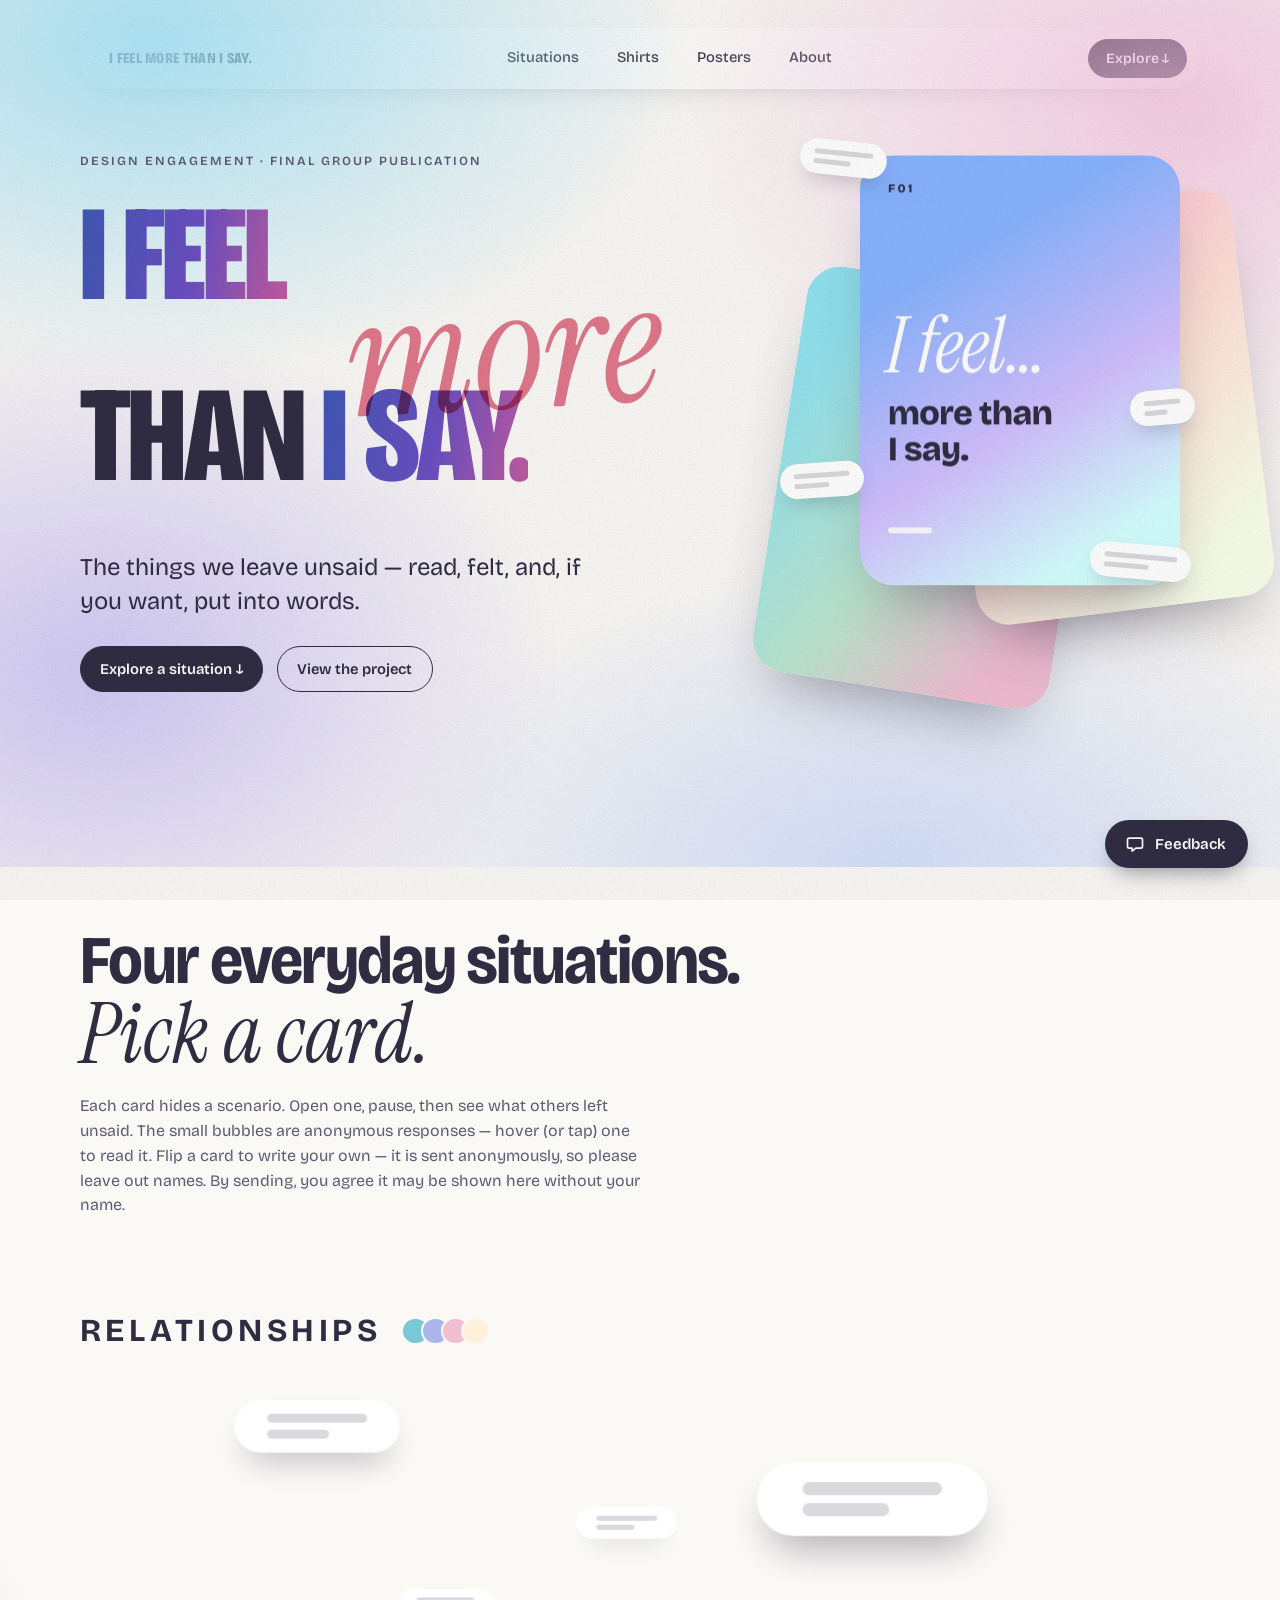
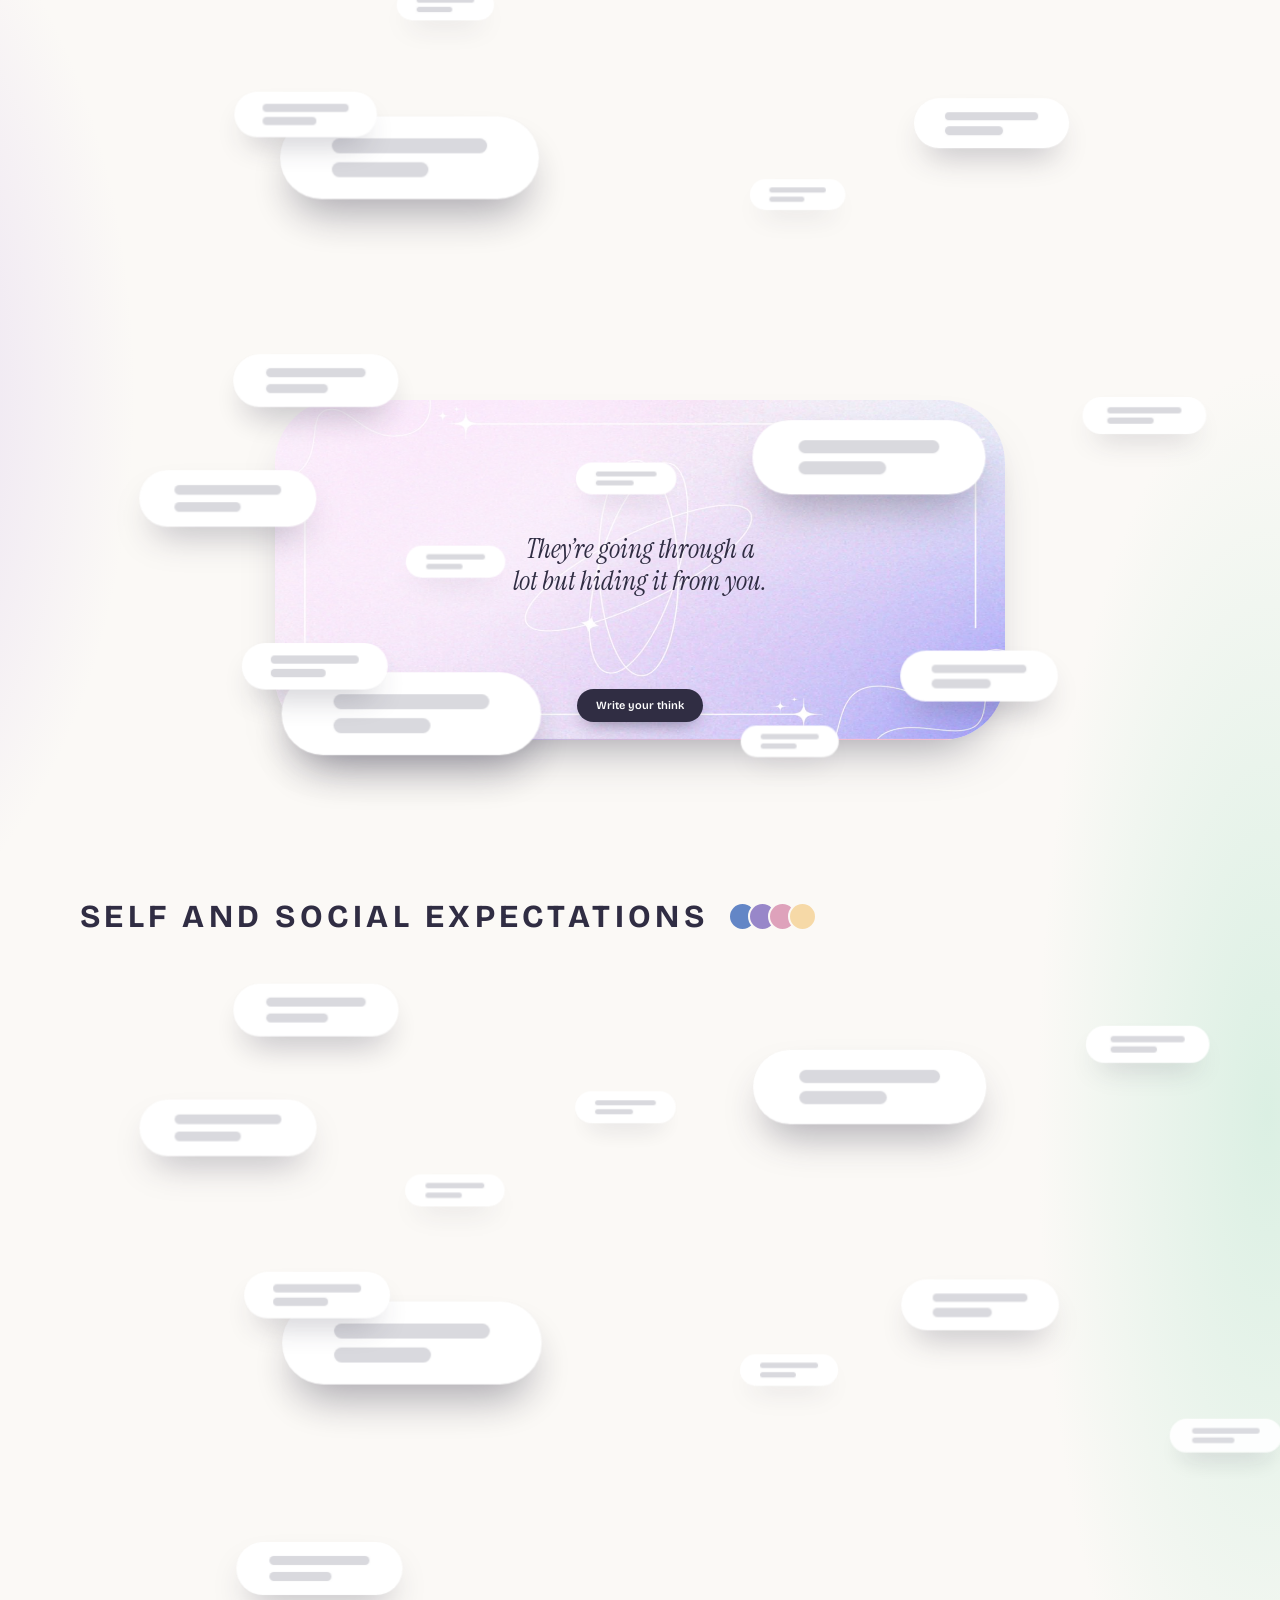
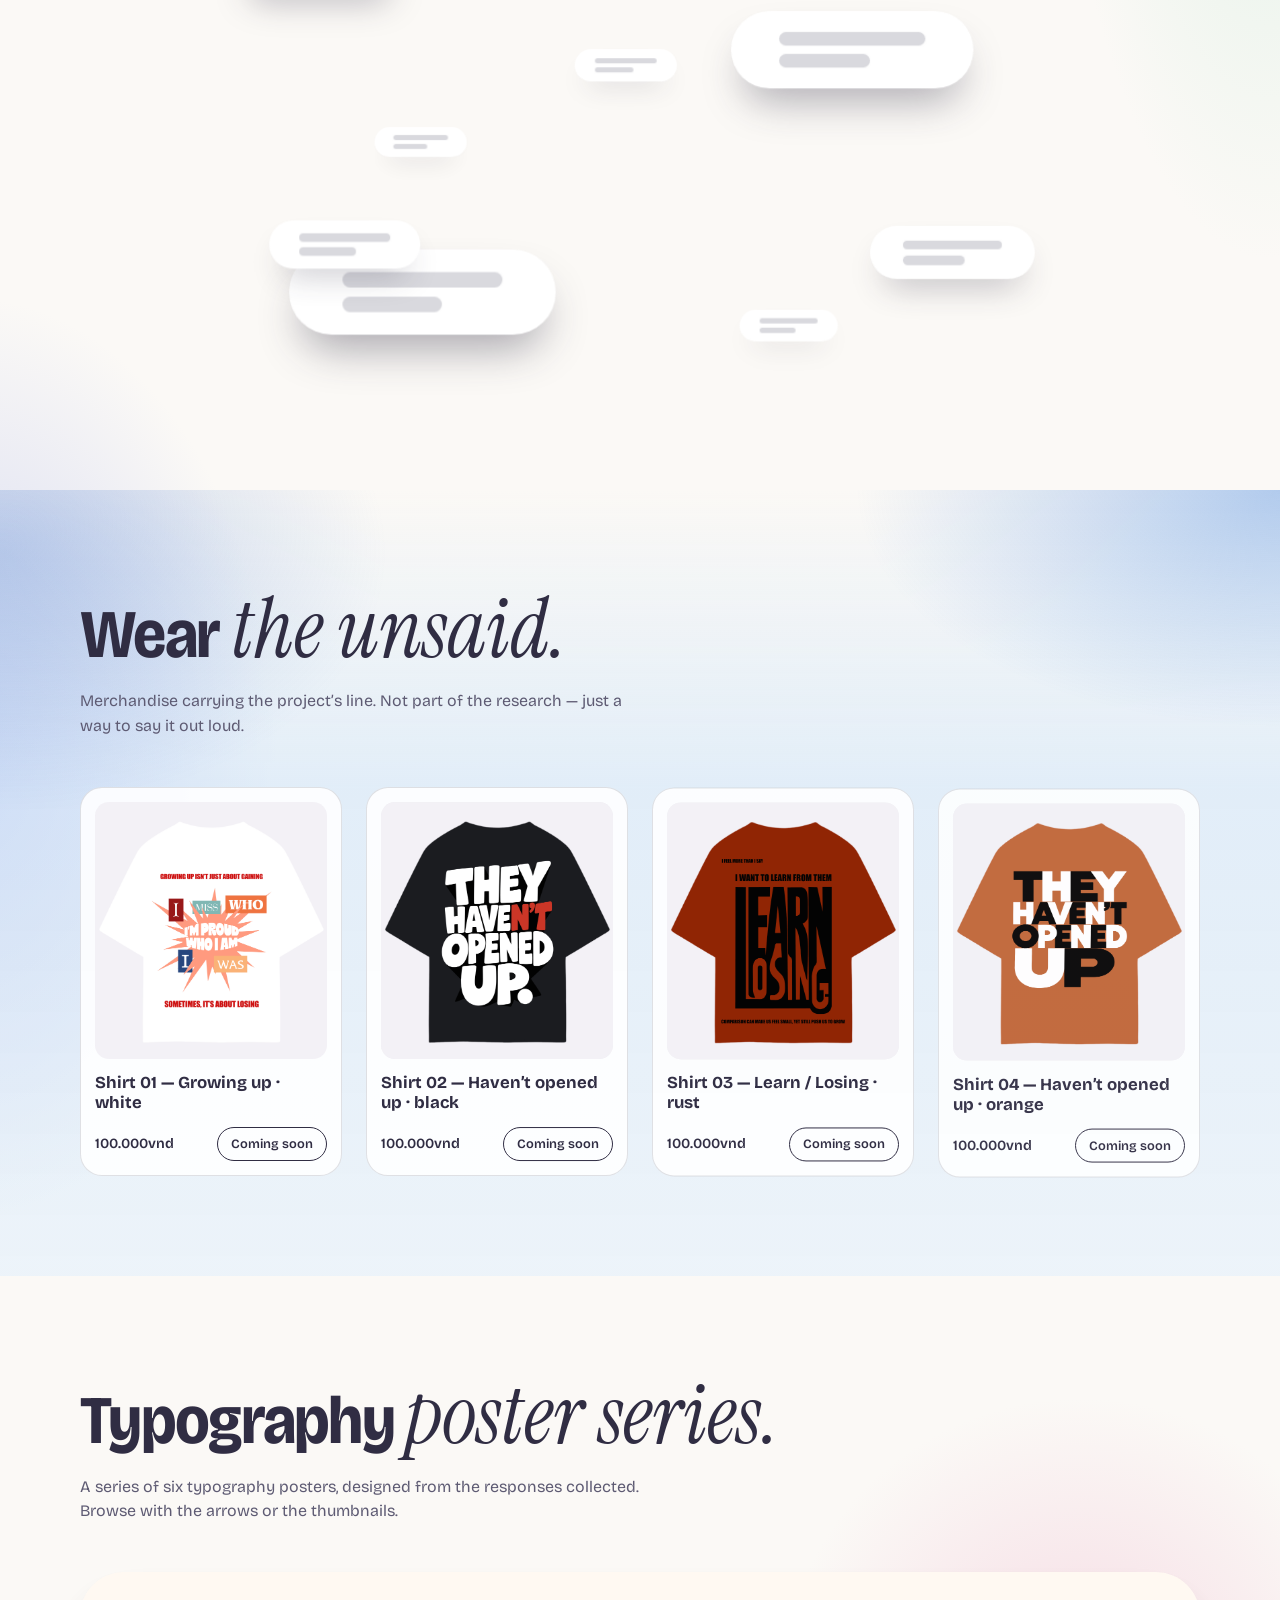
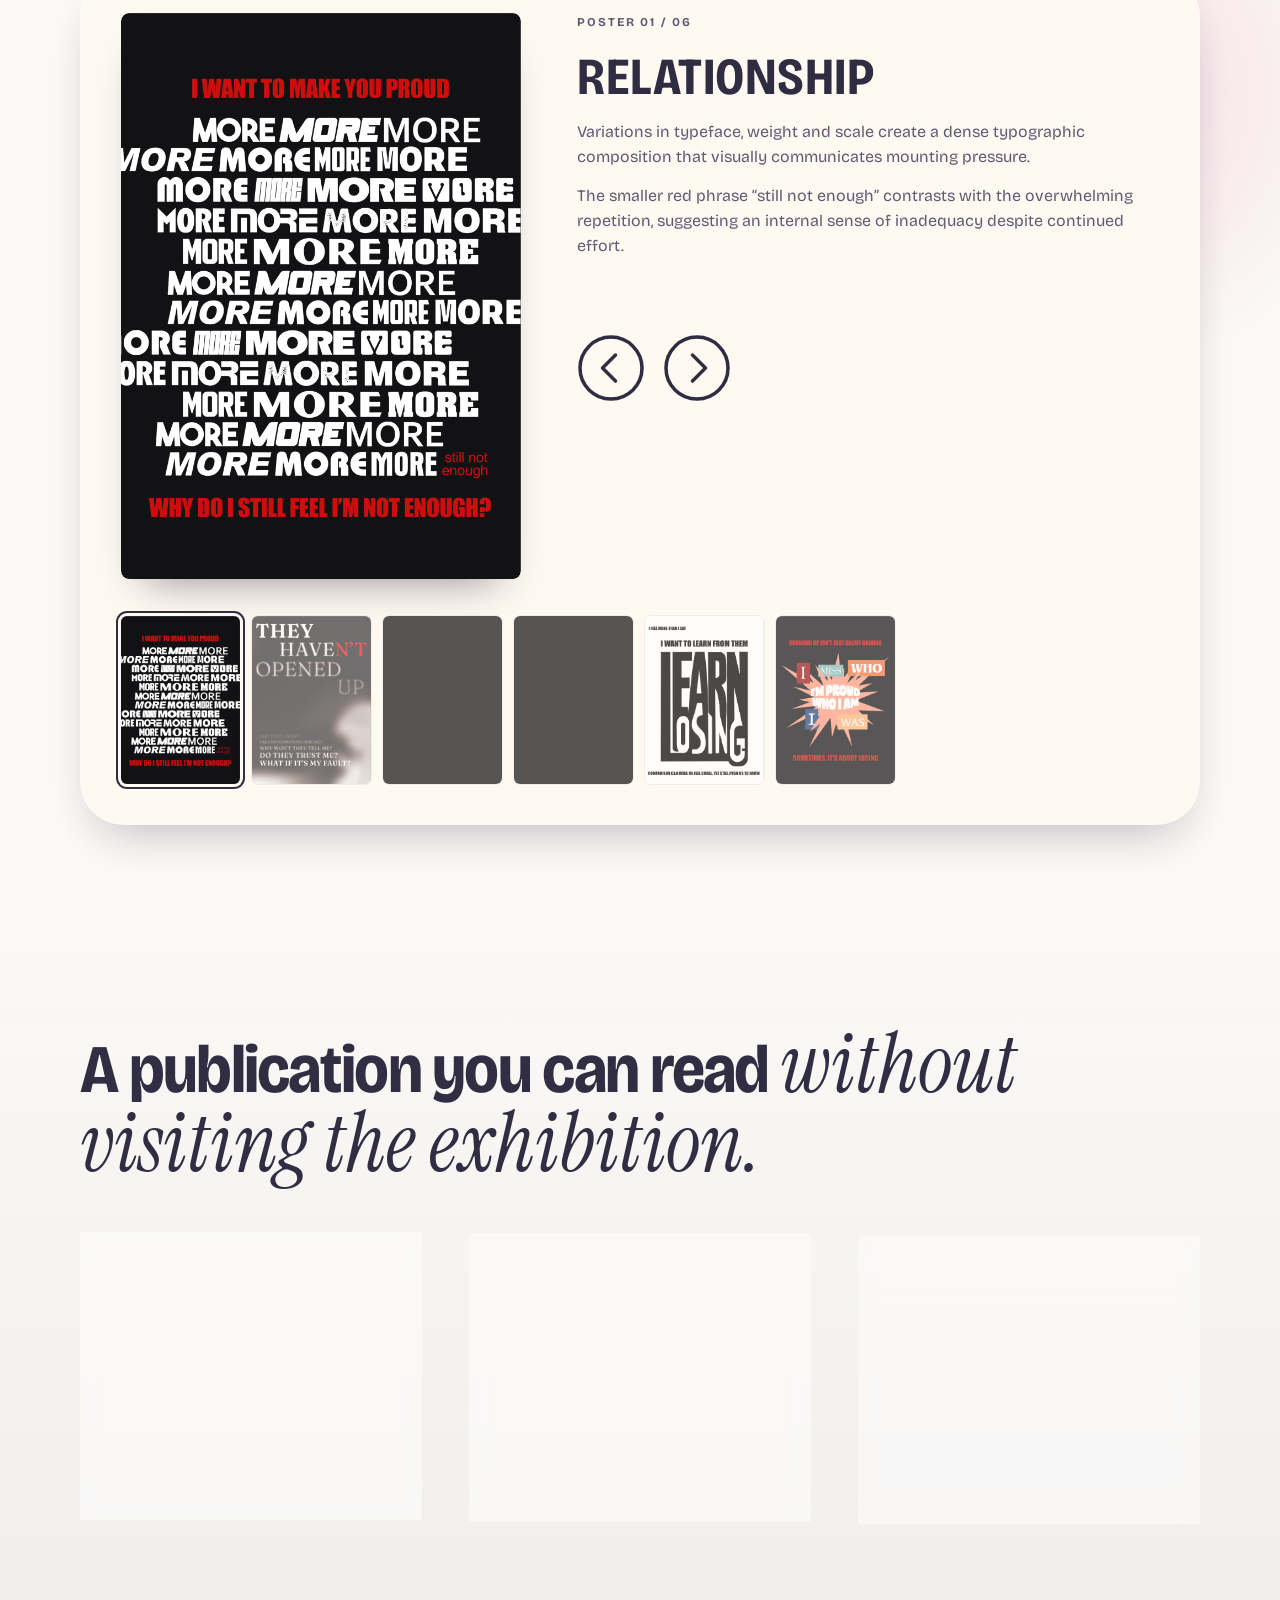
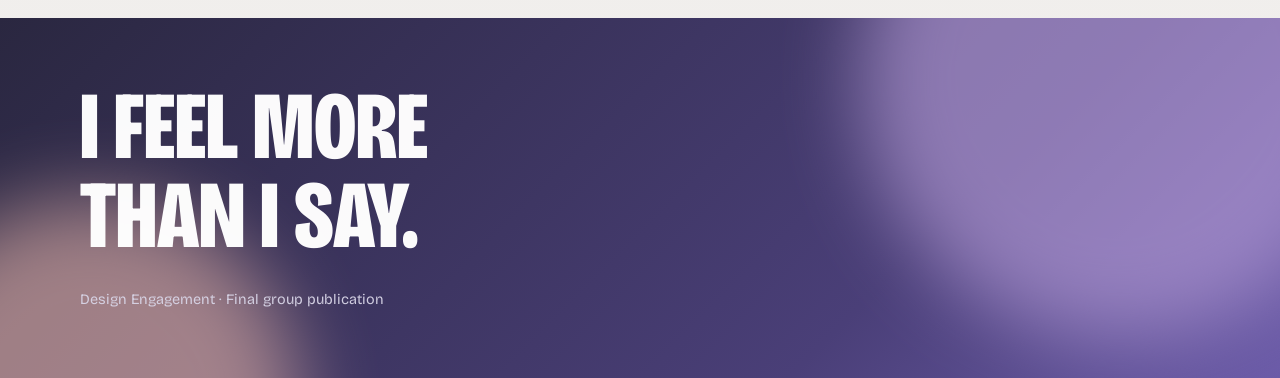
<file: index.html>
<!doctype html>
<html lang="en">
<head>
  <meta charset="utf-8">
  <meta name="viewport" content="width=device-width, initial-scale=1">
  <title>I FEEL MORE THAN I SAY.</title>
  <meta name="description" content="A participatory design publication about what young adults feel but leave unsaid — in relationships and in themselves.">
  <meta name="theme-color" content="#FBF9F6">
  <link rel="icon" href="data:image/svg+xml,%3Csvg xmlns='http://www.w3.org/2000/svg' viewBox='0 0 64 64'%3E%3Crect width='64' height='64' rx='18' fill='%23302D43'/%3E%3Ccircle cx='24' cy='32' r='12' fill='%23F4A3B5'/%3E%3Ccircle cx='40' cy='32' r='12' fill='%238F7BE0' fill-opacity='.85'/%3E%3C/svg%3E">
  <meta property="og:type" content="website">
  <meta property="og:title" content="I FEEL MORE THAN I SAY.">
  <meta property="og:description" content="A participatory design publication about what young adults feel but leave unsaid — in relationships and in themselves.">
  <meta property="og:image" content="https://thanhdgtuan-a11y.github.io/i-feel-more-than-i-say/assets/art/front-F01.png">
  <meta property="og:url" content="https://thanhdgtuan-a11y.github.io/i-feel-more-than-i-say/">
  <meta name="twitter:card" content="summary_large_image">
  <link rel="preconnect" href="https://fonts.googleapis.com">
  <link rel="preconnect" href="https://fonts.gstatic.com" crossorigin>
  <link href="https://fonts.googleapis.com/css2?family=Bricolage+Grotesque:opsz,wdth,wght@12..96,75..100,200..800&family=Instrument+Serif:ital@0;1&display=swap" rel="stylesheet">
  <link rel="stylesheet" href="styles.css">
  <script>document.documentElement.classList.add('js');</script>
</head>
<body>
  <a class="skip" href="#situations">Skip to situations</a>

  <div class="page">
    <div class="glows" aria-hidden="true">
      <i class="glow gl1"></i><i class="glow gl2"></i><i class="glow gl3"></i><i class="glow gl4"></i>
    </div>

    <header class="nav" id="nav">
      <a class="brand" href="#top">I FEEL MORE THAN I SAY.</a>
      <nav aria-label="Main">
        <a href="#situations">Situations</a>
        <a href="#shirts">Shirts</a>
        <a href="#posters">Posters</a>
        <a href="#about">About</a>
      </nav>
      <a class="btn solid nav-cta" href="#situations">Explore ↓</a>
    </header>

    <main id="top">
      <!-- HERO -->
      <section class="hero" aria-labelledby="title">
        <div class="hero-bg" aria-hidden="true"></div>
        <div class="hero-text">
          <p class="eyebrow" data-hero>Design Engagement · Final group publication</p>
          <h1 class="title" id="title" aria-label="I feel more than I say.">
            <span class="t1" aria-hidden="true"><span class="line grad">I FEEL</span></span>
            <span class="t2" aria-hidden="true">more</span>
            <span class="t3" aria-hidden="true"><span class="line"><span class="out">THAN</span> <span class="grad">I SAY.</span></span></span>
          </h1>
          <p class="lede" data-hero>The things we leave unsaid — read, felt, and, if you want, put into words.</p>
          <div class="cta" data-hero>
            <a class="btn solid" href="#situations">Explore a situation ↓</a>
            <a class="btn" href="#about">View the project</a>
          </div>
        </div>

        <div class="hero-cards" id="hero-cards" aria-hidden="true">
          <img class="hc hc-fr" src="assets/art/hero-friendship.png" alt="">
          <img class="hc hc-lo" src="assets/art/hero-love.png" alt="">
          <img class="hc hc-fam" src="assets/art/hero-family.png" alt="">
          <i class="hb hb1"><b></b><b></b></i>
          <i class="hb hb2"><b></b><b></b></i>
          <i class="hb hb3"><b></b><b></b></i>
          <i class="hb hb4"><b></b><b></b></i>
        </div>
      </section>

      <!-- SITUATIONS -->
      <section class="sec sec-sit" id="situations" aria-labelledby="sit-h">
        <header class="sec-head">
          <h2 id="sit-h"><span class="h2-a">Four everyday situations.</span><br><em>Pick a card.</em></h2>
          <p class="sec-sub">Each card hides a scenario. Open one, pause, then see what others left unsaid. The small bubbles are anonymous responses — hover (or tap) one to read it. <span id="send-note" hidden>Flip a card to write your own — it is sent anonymously, so please leave out names. By sending, you agree it may be shown here without your name.</span></p>
        </header>
        <div class="stack" id="stack"></div>
      </section>

      <!-- SHIRTS -->
      <section class="sec sec-shirts" id="shirts" aria-labelledby="sh-h">
        <header class="sec-head">
          <h2 id="sh-h">Wear <em>the unsaid.</em></h2>
          <p class="sec-sub">Merchandise carrying the project’s line. Not part of the research — just a way to say it out loud.</p>
        </header>
        <div class="shirts" id="shirt-grid"></div>
      </section>

      <!-- POSTERS -->
      <section class="sec" id="posters" aria-labelledby="po-h">
        <header class="sec-head">
          <h2 id="po-h">Typography <em>poster series.</em></h2>
          <p class="sec-sub">A series of six typography posters, designed from the responses collected. Browse with the arrows or the thumbnails.</p>
        </header>
        <div class="sheet" id="poster-sheet">
          <div class="viewer">
            <button type="button" class="poster-open" id="poster-main" aria-label="Enlarge poster"></button>
            <div class="poster-info">
              <p class="kicker" id="poster-count"></p>
              <h3 id="poster-title"></h3>
              <p id="poster-caption" class="muted"></p>
              <div class="poster-ctrl">
                <button type="button" class="arrow" id="poster-prev" aria-label="Previous poster"><svg viewBox="0 0 68 68" aria-hidden="true"><circle cx="34" cy="34" r="31" fill="none" stroke="currentColor" stroke-width="3.5"/><path d="M38.5 21 25.5 34l13 13" fill="none" stroke="currentColor" stroke-width="3.5" stroke-linecap="round" stroke-linejoin="round"/></svg></button>
                <button type="button" class="arrow" id="poster-next" aria-label="Next poster"><svg viewBox="0 0 68 68" aria-hidden="true"><circle cx="34" cy="34" r="31" fill="none" stroke="currentColor" stroke-width="3.5"/><path d="M29.5 21 42.5 34l-13 13" fill="none" stroke="currentColor" stroke-width="3.5" stroke-linecap="round" stroke-linejoin="round"/></svg></button>
              </div>            </div>
          </div>
          <div class="thumbs" id="thumbs" role="group" aria-label="All posters"></div>
        </div>
      </section>

      <!-- ABOUT -->
      <section class="sec sec-about" id="about" aria-labelledby="ab-h">
        <header class="sec-head">
          <h2 id="ab-h">A publication you can read <em>without visiting the exhibition.</em></h2>
        </header>
        <div class="about-cols">
          <div>
            <h3>What is this</h3>
            <p><b>I FEEL MORE THAN I SAY.</b> is a participatory graphic design project by a team of three design students. It gathers what young adults feel but leave unsaid in everyday situations — relationships and the self — and gives those words a place to be read.</p>
          </div>
          <div>
            <h3>How the words travel</h3>
            <ol class="steps">
              <li><span>01</span>Paper reflection cards, four situations</li>
              <li><span>02</span>Anonymised, with separate consent to publish</li>
              <li><span>03</span>Transcribed, tagged and curated</li>
              <li><span>04</span>Posters, web reveals, this archive</li>
            </ol>
          </div>
          <div>
            <h3>Status &amp; privacy</h3>
            <p>Only consented, anonymous responses are published. Reflecting, seeing other perspectives and finding words are <i>design intentions</i> — not proven results. Responses are shown without names.</p>
            <p class="muted">Credits &amp; contact: to be added.</p>
          </div>
        </div>
      </section>
    </main>

    <footer class="foot">
      <i class="foot-o foot-o1" aria-hidden="true"></i><i class="foot-o foot-o2" aria-hidden="true"></i>
      <p class="foot-title">I FEEL MORE<br>THAN I SAY.</p>
      <p class="foot-sub">Design Engagement · Final group publication</p>
    </footer>
  </div>

  <!-- Feedback widget (shown by app.js once a form is configured) -->
  <div class="fb" id="fb" hidden>
    <div class="fb-backdrop" id="fb-backdrop"></div>
    <section class="fb-panel" id="fb-panel" role="dialog" aria-modal="false" aria-labelledby="fb-title" aria-hidden="true" inert>
      <button type="button" class="fb-handle" id="fb-handle" aria-label="Close feedback"><i></i></button>
      <div class="fb-view fb-form">
        <h2 class="fb-title" id="fb-title">How did this feel?</h2>
        <p class="fb-sub">What worked? What didn’t? No name needed.</p>
        <div class="fb-mood" role="group" aria-label="How did it feel?">
          <button type="button" class="fb-face" data-v="1" aria-pressed="false" aria-label="Not great">😞</button>
          <button type="button" class="fb-face" data-v="2" aria-pressed="false" aria-label="Not so good">🙁</button>
          <button type="button" class="fb-face" data-v="3" aria-pressed="false" aria-label="Okay">😐</button>
          <button type="button" class="fb-face" data-v="4" aria-pressed="false" aria-label="Good">🙂</button>
          <button type="button" class="fb-face" data-v="5" aria-pressed="false" aria-label="Loved it">😍</button>
        </div>
        <div class="fb-moodlab" aria-hidden="true"><span>Not great</span><span>Loved it</span></div>
        <div class="fb-field">
          <textarea id="fb-text" maxlength="500" placeholder="Write your feedback…" aria-label="Your feedback"></textarea>
          <span class="fb-count" id="fb-count" aria-hidden="true">0 / 500</span>
        </div>
        <button type="button" class="fb-send" id="fb-send">Send feedback</button>
        <p class="fb-note">Sent anonymously · only used for this project</p>
      </div>
      <div class="fb-view fb-done">
        <div class="fb-check" aria-hidden="true"><svg viewBox="0 0 24 24" width="34" height="34" fill="none" stroke="currentColor" stroke-width="2.6" stroke-linecap="round" stroke-linejoin="round"><path d="M5 12.5l4.5 4.5L19 7.5"/></svg></div>
        <h2 class="fb-title fb-title-lg">Thank you.</h2>
        <p class="fb-sub">Your feedback was sent anonymously. It helps us make the next version better.</p>
        <button type="button" class="fb-close" id="fb-close">Close</button>
      </div>
    </section>
    <button type="button" class="fb-toggle" id="fb-toggle" aria-expanded="false" aria-controls="fb-panel">
      <svg class="i-chat" viewBox="0 0 24 24" fill="none" stroke="currentColor" stroke-width="2" stroke-linecap="round" stroke-linejoin="round" aria-hidden="true"><path d="M5 5h14a2 2 0 0 1 2 2v8a2 2 0 0 1-2 2h-6l-4.5 3.5V17H5a2 2 0 0 1-2-2V7a2 2 0 0 1 2-2z"/></svg>
      <svg class="i-x" viewBox="0 0 24 24" fill="none" stroke="currentColor" stroke-width="2" stroke-linecap="round" stroke-linejoin="round" aria-hidden="true"><path d="M6 6l12 12M18 6L6 18"/></svg>
      <span class="fb-toggle-label">Feedback</span>
    </button>
  </div>

  <div class="toast" id="toast" role="status" aria-live="polite"></div>

  <dialog id="lightbox" aria-label="Poster enlarged">
    <button type="button" class="lb-close" id="lb-close" aria-label="Close">✕</button>
    <div id="lb-body"></div>
  </dialog>

  <script src="assets/vendor/anime.min.js"></script>
  <script src="data.js"></script>
  <script src="app.js"></script>
</body>
</html>
</file>
<file: styles.css>
/* I FEEL MORE THAN I SAY. — dreamy pastel + experimental type (built from Figma "UI — Desktop hi-fi") */
:root{
  --ink:#302D43; --muted:#5E5B73; --paper:#FFF9F2; --bg:#FBF9F6; --line:rgba(48,45,67,.14);
  --display:'Bricolage Grotesque',system-ui,-apple-system,'Segoe UI',sans-serif;
  --serif:'Instrument Serif',Georgia,'Times New Roman',serif;
  --gut:clamp(18px,6.25vw,80px);
  --shadow:0 22px 50px -22px rgba(48,45,67,.38);
}
*{box-sizing:border-box}
html{scroll-behavior:smooth;scroll-padding-top:96px}
@media (prefers-reduced-motion:reduce){html{scroll-behavior:auto}}
body{margin:0;color:var(--ink);font:400 1rem/1.55 var(--display);background:var(--bg);-webkit-font-smoothing:antialiased;overflow-x:hidden}
img,svg{max-width:100%}
a{color:inherit}
button,textarea{font:inherit;color:inherit}
button{cursor:pointer}
:focus-visible{outline:3px solid var(--ink);outline-offset:3px;border-radius:6px}
.muted{color:var(--muted)} .small{font-size:.8rem}
.skip{position:absolute;left:-999px;top:8px;background:var(--ink);color:#fff;padding:8px 14px;border-radius:8px;z-index:300}
.skip:focus{left:8px}

.page{position:relative;overflow:hidden}
/* soft grain over everything */
body::after{
  content:"";position:fixed;inset:0;pointer-events:none;z-index:200;opacity:.12;mix-blend-mode:multiply;
  background-image:url("data:image/svg+xml,%3Csvg xmlns='http://www.w3.org/2000/svg' width='220' height='220'%3E%3Cfilter id='n'%3E%3CfeTurbulence type='fractalNoise' baseFrequency='.85' numOctaves='2' stitchTiles='stitch'/%3E%3CfeColorMatrix values='0 0 0 0 0 0 0 0 0 0 0 0 0 0 0 0 0 0 .55 0'/%3E%3C/filter%3E%3Crect width='100%25' height='100%25' filter='url(%23n)'/%3E%3C/svg%3E");
}

/* page glows (design: 4 blurred ellipses down the page) */
.glows{position:absolute;inset:0;pointer-events:none;z-index:0}
.glow{position:absolute;display:block;border-radius:50%}
.gl1{left:-26%;top:51.6%;width:48%;height:13.7%;background:radial-gradient(closest-side,rgba(171,183,236,.55),transparent)}
.gl2{left:61%;top:67.8%;width:47%;height:8.7%;background:radial-gradient(closest-side,rgba(240,189,209,.5),transparent)}
.gl3{left:81%;top:29%;width:36%;height:22%;background:radial-gradient(closest-side,rgba(187,230,208,.5),transparent)}
.gl4{left:-42%;top:21%;width:53%;height:17%;background:radial-gradient(closest-side,rgba(198,171,230,.45),transparent)}
.page>*:not(.glows){position:relative;z-index:1}

/* buttons */
.btn{
  display:inline-flex;align-items:center;justify-content:center;gap:8px;
  border:1.5px solid var(--ink);background:transparent;border-radius:999px;
  padding:.7em 1.3em;font-weight:600;font-size:.92rem;text-decoration:none;transition:transform .2s, background .2s, color .2s;
}
.btn:hover{background:var(--ink);color:#fff;transform:translateY(-1px)}
.btn.solid{background:var(--ink);color:#fff}
.btn.solid:hover{background:#4b4766}
.btn.round{width:44px;height:44px;padding:0;font-size:1.3rem}
.btn.is-soon{color:var(--ink);border-color:var(--ink);cursor:default;pointer-events:none}

/* nav (glass pill) */
.nav{
  position:sticky;top:14px;z-index:60;margin:14px auto 0;width:min(1120px,calc(100% - 2*var(--gut) + 0px));
  display:flex;justify-content:space-between;align-items:center;gap:16px;padding:10px 12px 10px 28px;border-radius:999px;
  background:rgba(255,255,255,.55);backdrop-filter:blur(16px) saturate(1.3);-webkit-backdrop-filter:blur(16px) saturate(1.3);
  border:1px solid rgba(255,255,255,.7);box-shadow:0 10px 30px -18px rgba(48,45,67,.35);transition:box-shadow .3s, background .3s;
}
.nav.is-scrolled{background:rgba(255,255,255,.78);box-shadow:0 14px 34px -16px rgba(48,45,67,.45)}
.brand{font-weight:800;font-stretch:75%;font-variation-settings:"wdth" 75;letter-spacing:.02em;text-decoration:none;font-size:.95rem;white-space:nowrap}
.nav nav{display:flex;gap:clamp(14px,3vw,34px);font-size:.92rem;font-weight:500}
.nav nav a{text-decoration:none;padding:6px 2px;border-bottom:2px solid transparent;transition:border-color .2s}
.nav nav a:hover{border-color:var(--ink)}
.nav-cta{padding:.55em 1.2em;font-size:.88rem}
@media (max-width:760px){.nav{padding-left:18px}.nav nav{display:none}.brand{font-size:.8rem}}

/* hero */
.hero{position:relative;min-height:840px;margin-top:-88px;padding:164px var(--gut) 80px}
.hero-bg{
  position:absolute;inset:0 0 -40px;z-index:-1;pointer-events:none;
  background:
    radial-gradient(60% 55% at 12% 6%,rgba(160,226,246,.85),transparent 70%),
    radial-gradient(55% 60% at 92% 14%,rgba(244,189,222,.7),transparent 70%),
    radial-gradient(50% 55% at 8% 78%,rgba(190,180,245,.7),transparent 72%),
    radial-gradient(60% 50% at 70% 100%,rgba(186,206,252,.6),transparent 70%),
    linear-gradient(180deg,rgba(255,255,255,0),var(--bg) 96%);
}
.hero-text{max-width:720px;position:relative;z-index:2;margin-left:max(0px,calc((100vw - 1280px)/2))}
.eyebrow{margin:0 0 20px;font-size:.78rem;font-weight:600;letter-spacing:.16em;text-transform:uppercase;color:var(--muted)}
.title{--fs:clamp(3.4rem,10.6vw,8.5rem);margin:0;font-weight:800;text-transform:uppercase;letter-spacing:-.02em;font-variation-settings:"wdth" 75;font-stretch:75%;font-size:var(--fs);line-height:.88}
.title>span{display:block;white-space:nowrap}
.t1,.t3{overflow:hidden;padding:.03em 0}
.line{display:inline-block}
.grad{display:inline-block;background:linear-gradient(100deg,#3F57B5,#6B4FC2 55%,#C45BA0);-webkit-background-clip:text;background-clip:text;color:transparent}
.out{color:var(--ink)}
.t2{
  font-family:var(--serif);font-style:italic;font-weight:400;text-transform:lowercase;letter-spacing:0;font-variation-settings:normal;font-stretch:100%;
  font-size:calc(var(--fs)*1.25);line-height:.5;height:calc(var(--fs)*.4);margin-left:calc(var(--fs)*1.95);
  color:#E0788A;mix-blend-mode:multiply;rotate:-3deg;transform-origin:left center;position:relative;z-index:2;
}
.lede{max-width:34ch;margin:clamp(24px,4vw,56px) 0 28px;font-size:clamp(1.1rem,2vw,1.5rem);line-height:1.4}
.cta{display:flex;flex-wrap:wrap;gap:14px}

/* hero cards cluster (positions are the Figma coordinates relative to the cluster origin) */
.hero-cards{position:absolute;left:calc(50% + 130px);top:140px;width:480px;height:560px;z-index:1;pointer-events:none;translate:calc(var(--px,0)*1px) calc(var(--py,0)*1px);transition:translate .4s ease-out}
.hc{position:absolute;display:block;border-radius:34px;transform-origin:0 0;box-shadow:0 34px 60px -26px rgba(48,45,67,.45)}
.hc-fr{left:42px;top:56px;width:300px;height:410px;rotate:9deg}
.hc-lo{left:160px;top:10px;width:300px;height:410px;rotate:-7deg}
.hc-fam{left:90px;top:96px;width:320px;height:430px}
.hb{position:absolute;display:flex;flex-direction:column;justify-content:center;gap:5px;padding:0 14px;height:35px;border-radius:999px;background:#fff;box-shadow:0 10px 22px -8px rgba(48,45,67,.3)}
.hb b{display:block;height:5px;border-radius:3px;background:#D9D9DE}.hb b:last-child{width:62%}
.hb1{left:30px;top:98px;width:87px;rotate:6deg}
.hb2{left:360px;top:180px;width:65px;rotate:-5deg}
.hb3{left:10px;top:420px;width:84px;rotate:-4deg}
.hb4{left:320px;top:500px;width:101px;rotate:5deg}
@media (max-width:1100px){
  .hero{min-height:0;padding-bottom:40px}
  .hero-cards{position:relative;left:auto;top:auto;margin:36px auto 0;width:480px;height:560px;scale:.78;transform-origin:top center;margin-bottom:-110px}
}
@media (max-width:560px){.hero-cards{scale:.62;margin-bottom:-200px;margin-top:20px}}

/* sections */
.sec{padding:clamp(52px,8vw,100px) var(--gut)}
.sec-head{max-width:1120px;margin:0 auto clamp(24px,4vw,48px)}
.kicker{margin:0 0 10px;font-size:.75rem;font-weight:700;letter-spacing:.16em;text-transform:uppercase;color:var(--muted)}
.sec h2{margin:0;font-size:clamp(2.3rem,6vw,4.25rem);line-height:1;font-weight:700;letter-spacing:-.025em;font-variation-settings:"wdth" 90}
.sec h2 em{font-family:var(--serif);font-weight:400;font-size:1.22em;letter-spacing:0;line-height:.95}
.sec-sub{margin:20px 0 0;max-width:56ch;color:var(--muted)}

/* ---------- situations ---------- */
.sec-sit{padding-bottom:clamp(40px,6vw,80px)}
.stack{max-width:1120px;margin:0 auto;display:grid;gap:clamp(8px,2vw,24px)}
.theme-label{display:flex;flex-wrap:wrap;align-items:center;gap:8px 20px;margin:clamp(20px,4vw,40px) 0 0;font-size:clamp(1.05rem,2.6vw,2rem);font-weight:700;letter-spacing:.14em;text-transform:uppercase;font-variation-settings:"wdth" 100}
.swatches{display:inline-flex}
.swatches i{width:.9em;height:.9em;border-radius:50%;margin-left:-.28em;border:2px solid var(--bg)}
.swatches i:first-child{margin-left:0}
.theme[data-theme="relationship"] .swatches i:nth-child(1){background:#79C8D5}.theme[data-theme="relationship"] .swatches i:nth-child(2){background:#ABB7EC}.theme[data-theme="relationship"] .swatches i:nth-child(3){background:#F0BDD1}.theme[data-theme="relationship"] .swatches i:nth-child(4){background:#FFF0DB}
.theme[data-theme="self"] .swatches i:nth-child(1){background:#6386C6}.theme[data-theme="self"] .swatches i:nth-child(2){background:#9887C9}.theme[data-theme="self"] .swatches i:nth-child(3){background:#DEA2BB}.theme[data-theme="self"] .swatches i:nth-child(4){background:#F6D9A7}

/* a stage = 1120×516 design canvas; --u = 1 design px */
.stage{position:relative;width:100%;aspect-ratio:1120/516;container-type:inline-size;margin:0}
.stage+.stage{margin-top:40px}
.stage>*{--u:calc(100cqw/1120)}
.cardwrap,.bubbles,.back-actions{--u:calc(100cqw/1120)}
.cardwrap{position:absolute;left:calc(195*var(--u));top:calc(88*var(--u));width:calc(730*var(--u));height:calc(340*var(--u));z-index:2}
.is-flipped .cardwrap{left:calc(232*var(--u));top:0;width:calc(656*var(--u));height:calc(458*var(--u))}
.card3d{position:absolute;inset:0;perspective:1600px}
.flip{position:absolute;inset:0;transform-style:preserve-3d}
.face{position:absolute;inset:0;border-radius:calc(63*var(--u));overflow:hidden;backface-visibility:hidden;-webkit-backface-visibility:hidden;
  box-shadow:0 calc(28*var(--u)) calc(50*var(--u)) calc(-26*var(--u)) rgba(48,45,67,.5)}
.face-bg{position:absolute;inset:0;width:100%;height:100%;object-fit:cover;object-position:center top;display:block}
.front .q-wrap{position:absolute;left:50%;top:calc(70*var(--u));height:calc(190*var(--u));width:calc(390*var(--u));translate:-50% 0;display:flex;align-items:center;justify-content:center;text-align:center}
.q{margin:0;font-family:var(--serif);font-style:italic;font-weight:400;font-size:calc(27*var(--u));line-height:1.2;color:var(--ink);text-wrap:balance}
.write-btn{
  position:absolute;left:50%;top:calc(289*var(--u));translate:-50% 0;min-width:calc(115*var(--u));height:calc(33*var(--u));padding:0 calc(19*var(--u));
  border:0;border-radius:999px;background:var(--ink);color:#fff;font-weight:600;font-size:max(11px,calc(10*var(--u)));white-space:nowrap;
  box-shadow:0 8px 18px -8px rgba(48,45,67,.6);transition:transform .2s, background .2s;
}
.write-btn:hover{background:#4b4766;transform:translateY(-1px)}
.face.back{transform:rotateY(180deg);background:#fff;border-radius:calc(40*var(--u))}
.write{
  position:absolute;left:calc(var(--wx)*1%);top:calc(var(--wy)*1%);width:calc(var(--ww)*1%);height:calc(var(--wh)*1%);
  resize:none;border:0;outline:0;background:transparent;padding:0;margin:0;color:var(--wc,var(--ink));
  font-family:var(--display);font-size:calc(16*var(--u));line-height:calc(var(--wlh)*var(--u));font-weight:500;
}
.write::placeholder{color:rgba(48,45,67,.38);font-style:italic}
.write:focus-visible{outline:0}
.back-actions{position:absolute;left:50%;top:calc(473*var(--u));translate:-50% 0;display:flex;align-items:center;gap:calc(14*var(--u));visibility:hidden;opacity:0;z-index:2;white-space:nowrap}
.is-flipped .back-actions{visibility:visible}
.back-actions button{height:max(30px,calc(33*var(--u)));border-radius:999px;padding:0 max(18px,calc(19*var(--u)));font-weight:600;font-size:max(11.5px,calc(10*var(--u)));border:1.5px solid var(--ink);background:transparent;transition:background .2s,color .2s}
.back-actions button:hover{background:var(--ink);color:#fff}
.back-actions .send{background:var(--ink);color:#fff;box-shadow:0 8px 18px -8px rgba(48,45,67,.6)}
.back-actions .send:hover{background:#4b4766}
.back-actions .count{font-size:max(11px,calc(9.5*var(--u)));color:var(--muted);min-width:7.5ch;text-align:center;font-variant-numeric:tabular-nums}

/* bubbles (floating answers) */
.bubbles{position:absolute;inset:0;z-index:3;pointer-events:none}
.bubble{
  position:absolute;left:calc(var(--x)*var(--u));top:calc(var(--y)*var(--u));width:calc(var(--w)*var(--u));height:calc(var(--h)*var(--u));
  border-radius:999px;background:#fff;box-shadow:0 14px 30px -12px rgba(48,45,67,.38);pointer-events:auto;cursor:pointer;
  display:block;border:0;padding:0;text-align:left;overflow:hidden;will-change:transform;
  translate:calc(var(--parx,0)*1px) calc(var(--pary,0)*1px);
  filter:blur(max(0px,calc((1 - var(--d,1))*1.5px)));
  box-shadow:0 calc(8px + var(--d,1)*10px) calc(18px + var(--d,1)*16px) -12px rgba(48,45,67,calc(.2 + var(--d,1)*.14));
}
.bubble.is-open{translate:none;filter:none}
.hc,.hb{translate:0 calc(var(--pary,0)*1px)}
.bubble-bars{position:absolute;left:20%;right:20%;top:0;bottom:0;display:flex;flex-direction:column;justify-content:center;gap:max(3px,calc(var(--h)*.12*var(--u)))}
.bubble-bars i{display:block;height:max(3px,calc(var(--h)*.17*var(--u)));border-radius:99px;background:#D9D9DE}
.bubble-bars i:last-child{width:62%}
.bubble-answer{position:absolute;inset:0;padding:16px 20px;opacity:0;pointer-events:none;display:flex;flex-direction:column;justify-content:center;gap:4px}
.bubble-answer p{margin:0;font-family:var(--serif);font-style:italic;font-size:1.05rem;line-height:1.28;color:var(--ink);text-align:center;text-wrap:balance}
.bubble-answer small{font-size:.62rem;letter-spacing:.12em;text-transform:uppercase;color:var(--muted);text-align:center}
.bubble.is-open{z-index:20;box-shadow:0 26px 50px -18px rgba(48,45,67,.5)}
.bubble.is-open .bubble-answer{pointer-events:auto}
.bubble:focus-visible{outline-offset:2px}
.is-flipped .bubbles{pointer-events:none}

/* mobile: card fills the width, bubbles ring around it */
@media (max-width:759px){
  .stage{aspect-ratio:auto;height:clamp(420px,118vw,520px);container-type:normal}
  .cardwrap,.bubbles,.back-actions{--u:1px}
  .cardwrap{left:3%;top:21%;width:94%;height:50%}
  .is-flipped .cardwrap{left:0;top:3%;width:100%;height:auto;aspect-ratio:656/458}
  .face{border-radius:26px}
  .front .q-wrap{top:10%;height:56%;width:82%}
  .q{font-size:clamp(1.05rem,5vw,1.35rem)}
  .write-btn{top:auto;bottom:9%;height:44px;min-width:140px;font-size:13px}
  .stage{--bu:calc((100vw - 2*var(--gut))/656)}
  /* 16px: below that, iOS Safari zooms the page in when the textarea is focused */
  .write{font-size:16px;line-height:1.3}
  .back-actions{top:calc(var(--bu)*458 + 3% + 18px);bottom:auto;gap:10px}
  .back-actions button{height:44px;font-size:13px}
  .bubble{left:var(--mx);top:var(--my);width:var(--mw,92px);height:var(--mh,28px)}
  .bubble:nth-child(1){--mx:2%;--my:2%;--mw:104px;--mh:32px}
  .bubble:nth-child(2){--mx:66%;--my:7%;--mw:82px}
  .bubble:nth-child(3){--mx:38%;--my:12%;--mw:70px;--mh:30px}
  .bubble:nth-child(4){--mx:70%;--my:74%;--mw:100px;--mh:32px}
  .bubble:nth-child(5){--mx:2%;--my:78%;--mw:118px;--mh:34px}
  .bubble:nth-child(6){--mx:44%;--my:84%;--mw:74px;--mh:30px}
  .bubble:nth-child(7){--mx:-2%;--my:60%;--mw:76px}
  .bubble:nth-child(8){--mx:76%;--my:56%;--mw:70px;--mh:30px}
  .bubble:nth-child(9){--mx:20%;--my:68%;--mw:70px;--mh:30px}
  .bubble:nth-child(10){--mx:84%;--my:14%;--mw:72px;--mh:30px}
  .bubble:nth-child(11){--mx:44%;--my:75%;--mw:70px;--mh:30px}
  .bubble-bars i{height:4px}
  .bubble-bars{gap:4px}
}

/* ---------- shirts ---------- */
/* soft blue wash with two deeper blue glows at the top corners (Figma "Shirts") */
.sec-shirts{background:
  radial-gradient(42% 46% at 0% 8%,rgba(110,150,215,.38),transparent 72%),
  radial-gradient(46% 42% at 100% 0%,rgba(70,135,225,.40),transparent 72%),
  linear-gradient(180deg,rgba(255,255,255,0),rgba(205,228,250,.55) 38%,rgba(222,238,252,.5))}
.shirts{display:grid;grid-template-columns:repeat(2,minmax(0,1fr));gap:16px;max-width:1120px;margin:0 auto}
@media (min-width:860px){.shirts{grid-template-columns:repeat(4,minmax(0,1fr));gap:24px}}
.shirt{background:rgba(255,255,255,.88);border:1px solid var(--line);border-radius:22px;padding:14px;display:flex;flex-direction:column;gap:6px;transition:transform .35s cubic-bezier(.2,.8,.2,1),box-shadow .35s}
.shirt:hover{transform:translateY(-6px) rotate(-.6deg);box-shadow:0 26px 40px -24px rgba(48,45,67,.5)}
.shirt-img{aspect-ratio:230/255;border-radius:14px;overflow:hidden;background:#F2F2F4}
.shirt-img img{display:block;width:100%;height:100%;object-fit:cover}
.shirt h3{margin:8px 0 0;font-size:1.05rem;line-height:1.2}
.shirt .meta{margin:0;font-size:.8rem;color:var(--muted)}
.shirt-row{display:flex;flex-wrap:wrap;justify-content:space-between;align-items:center;gap:8px;margin-top:auto;padding-top:8px;font-size:.88rem;font-weight:600}
.shirt-row .btn{padding:.45em 1em;font-size:.8rem;white-space:nowrap}

/* ---------- posters ---------- */
.sheet{max-width:1120px;margin:0 auto;background:var(--paper);border-radius:clamp(24px,3.6vw,44px);box-shadow:var(--shadow);padding:clamp(16px,3.6vw,41px);display:grid;gap:clamp(22px,4vw,37px)}
.viewer{display:grid;gap:26px;grid-template-columns:minmax(0,1fr)}
@media (min-width:760px){.viewer{grid-template-columns:minmax(0,400px) minmax(0,1fr);gap:56px;align-items:start}}
.poster-open{border:0;padding:0;background:none;width:100%;max-width:420px;margin:0 auto;display:block;border-radius:8px;box-shadow:0 24px 40px -24px rgba(48,45,67,.55);cursor:zoom-in;overflow:hidden}
.poster-info h3{margin:0 0 14px;font-size:clamp(1.8rem,4.6vw,3.25rem);line-height:1.05;letter-spacing:.01em;text-transform:uppercase;font-variation-settings:"wdth" 85}
.poster-info .kicker{margin:0 0 18px}
#poster-caption{max-width:560px}.cap-p{display:block}.cap-p+.cap-p{margin-top:.9em}
.poster-ctrl{display:flex;align-items:center;gap:18px;margin:26px 0 14px}
.arrow{width:clamp(52px,6vw,68px);height:clamp(52px,6vw,68px);padding:0;border:0;background:none;color:var(--ink);border-radius:50%;transition:transform .2s, opacity .2s}
.arrow svg{width:100%;height:100%;display:block}
.arrow:hover{transform:scale(1.07)}.arrow:active{transform:scale(.95)}
.ph{position:relative;aspect-ratio:1/1.414;border-radius:8px;overflow:hidden;background:#111}
.ph.has-img img{width:100%;height:100%;object-fit:cover;display:block}
.thumbs{display:grid;grid-template-columns:repeat(6,minmax(0,119px));gap:12px;justify-content:start}
@media (max-width:759px){.thumbs{grid-template-columns:repeat(3,minmax(0,1fr))}}
.thumb{border:0;background:none;padding:0;border-radius:6px;opacity:.7;transition:opacity .2s, transform .2s;box-shadow:0 0 0 1px rgba(48,45,67,.08)}
.thumb:hover{opacity:1;transform:translateY(-3px)}
.thumb[aria-current="true"]{opacity:1;box-shadow:0 0 0 3px var(--paper),0 0 0 5px var(--ink)}
.thumb .ph{border-radius:6px}
#lightbox{border:0;padding:0;background:transparent;max-width:min(92vw,560px);width:100%;overflow:visible}
#lightbox::backdrop{background:rgba(48,45,67,.72);backdrop-filter:blur(4px)}
.lb-close{position:absolute;right:-6px;top:-46px;width:38px;height:38px;border-radius:50%;border:0;background:#fff;font-size:1rem}
#lb-body .ph{max-height:86vh;margin:0 auto;box-shadow:0 30px 60px -20px rgba(0,0,0,.6)}

/* ---------- about ---------- */
.sec-about{background:linear-gradient(180deg,rgba(48,45,67,0),rgba(48,45,67,.05))}
.about-cols{display:grid;gap:32px;max-width:1120px;margin:0 auto}
@media (min-width:860px){.about-cols{grid-template-columns:repeat(3,1fr);gap:48px}}
.about-cols>div{background:rgba(255,255,255,.55);border:1px solid rgba(255,255,255,.7);border-radius:22px;padding:26px 26px 20px;backdrop-filter:blur(8px)}
.about-cols h3{margin:0 0 12px;font-size:1.2rem}
.about-cols p{margin:0 0 12px}
.steps{margin:0;padding:0;list-style:none;display:grid;gap:10px}
.steps li{display:flex;gap:12px;align-items:baseline}
.steps span{font-weight:800;font-size:.72rem;letter-spacing:.12em;color:var(--muted)}

/* ---------- footer ---------- */
.foot{position:relative;overflow:hidden;background:linear-gradient(135deg,#2A2740,#4A3F78 70%,#6B5BA8);color:#d9d6e8;padding:clamp(48px,8vw,64px) var(--gut) 56px;min-height:360px}
.foot-o{position:absolute;border-radius:50%;filter:blur(40px);opacity:.55}
.foot-o1{right:-100px;top:-200px;width:520px;height:520px;background:#C6ABE6}
.foot-o2{left:-120px;bottom:-240px;width:420px;height:420px;background:#F8C2B1}
.foot-title{position:relative;margin:0 0 28px;font-size:clamp(3rem,8vw,6rem);line-height:.92;font-weight:800;font-variation-settings:"wdth" 75;font-stretch:75%;color:#fff;max-width:11ch}
.foot-sub{position:relative;margin:0;font-size:.9rem}

/* toast */
.toast{position:fixed;left:50%;bottom:28px;translate:-50% 0;z-index:150;background:var(--ink);color:#fff;padding:12px 20px;border-radius:999px;font-size:.9rem;opacity:0;pointer-events:none;box-shadow:0 14px 30px -12px rgba(48,45,67,.6)}

/* ---------- feedback widget (Figma "Feedback") ---------- */
.fb{position:fixed;inset:0;z-index:140;pointer-events:none}
.fb[hidden]{display:none}
.fb>*{pointer-events:auto}
.fb-toggle{position:fixed;right:32px;bottom:32px;display:inline-flex;align-items:center;gap:10px;height:48px;padding:0 22px 0 20px;border:0;border-radius:999px;background:var(--ink);color:#fff;
  font:600 15px/1 var(--display);box-shadow:0 10px 22px -8px rgba(48,45,67,.55);transition:transform .2s,background .2s,opacity .35s;opacity:0;transform:translateY(14px)}
.fb.is-ready .fb-toggle{opacity:1;transform:none}
.fb.is-ready .fb-toggle:hover{background:#4b4766;transform:translateY(-2px)}
.fb-toggle svg{width:20px;height:20px;flex:none}
.fb-toggle .i-x{display:none}
.fb.is-open .fb-toggle .i-chat{display:none}.fb.is-open .fb-toggle .i-x{display:block}

.fb-backdrop{display:none}
.fb-panel{position:fixed;right:32px;bottom:96px;width:360px;max-width:calc(100vw - 32px);padding:24px;border-radius:28px;background:rgba(255,255,255,.97);border:1px solid rgba(48,45,67,.08);
  box-shadow:0 28px 56px -18px rgba(48,45,67,.4);opacity:0;visibility:hidden;transform:translateY(14px) scale(.96);transform-origin:100% 100%;
  transition:opacity .25s,transform .35s cubic-bezier(.2,.8,.2,1),visibility 0s .35s}
.fb.is-open .fb-panel{opacity:1;visibility:visible;transform:none;transition-delay:0s}
.fb-handle{display:none}
.fb-view{display:flex;flex-direction:column;gap:16px}
.fb-done{display:none;align-items:center;text-align:center;gap:14px}
.fb-panel.is-sent{padding:28px}
.fb-panel.is-sent .fb-form{display:none}
.fb-panel.is-sent .fb-done{display:flex}
.fb-title{margin:0;font:italic 400 32px/1.3 var(--serif);color:var(--ink)}
.fb-title-lg{font-size:38px;line-height:1.3}
.fb-sub{margin:0;font-size:14px;line-height:20px;color:var(--muted)}
.fb-mood{display:flex;gap:10px}
.fb-face{flex:none;width:52px;height:52px;padding:0;border:0;border-radius:50%;background:#F4F0EA;font-size:26px;line-height:1;display:grid;place-items:center;transition:transform .15s,background .15s}
.fb-face:hover{transform:scale(1.08)}
.fb-face[aria-pressed="true"]{background:#ABB7EC}
.fb-moodlab{display:flex;justify-content:space-between;font-size:12px;line-height:14px;color:var(--muted)}
.fb-field{position:relative;height:112px;border-radius:18px;background:#fff;border:1px solid rgba(48,45,67,.15);padding:16px}
.fb-field:focus-within{border-color:var(--ink)}
.fb-field textarea{display:block;width:100%;height:calc(100% - 14px);resize:none;border:0;outline:0;background:transparent;padding:0;font:400 15px/1.4 var(--display);color:var(--ink)}
.fb-field textarea::placeholder{font:italic 400 19px/1.3 var(--serif);color:var(--muted);opacity:.6}
.fb-count{position:absolute;right:16px;bottom:12px;font-size:12px;line-height:14px;color:var(--muted);font-variant-numeric:tabular-nums}
.fb-send{height:50px;border:0;border-radius:999px;background:var(--ink);color:#fff;font:600 15px/1 var(--display);box-shadow:0 8px 18px -8px rgba(48,45,67,.55);transition:background .2s,transform .2s}
.fb-send:hover{background:#4b4766;transform:translateY(-1px)}
.fb-send:disabled{opacity:.7;cursor:progress;transform:none}
.fb-note{margin:0;text-align:center;font-size:12px;line-height:14px;color:var(--muted)}
.fb-check{width:72px;height:72px;border-radius:50%;background:#ABB7EC;color:var(--ink);display:grid;place-items:center}
.fb-close{align-self:stretch;height:46px;border:1.5px solid var(--ink);border-radius:999px;background:transparent;font:600 14px/1 var(--display);transition:background .2s,color .2s}
.fb-close:hover{background:var(--ink);color:#fff}

@media (max-width:759px){
  .fb-toggle{right:16px;bottom:calc(24px + env(safe-area-inset-bottom,0px));height:44px;padding:0 18px 0 16px;font-size:14px}
  .fb.is-open .fb-toggle,.is-writing .fb.is-ready .fb-toggle{opacity:0;pointer-events:none}
  .fb-backdrop{display:block;position:fixed;inset:0;background:rgba(48,45,67,.38);opacity:0;visibility:hidden;transition:opacity .3s,visibility 0s .3s}
  .fb.is-open .fb-backdrop{opacity:1;visibility:visible;transition-delay:0s}
  .fb-panel{left:0;right:0;bottom:0;width:100%;max-width:none;max-height:92vh;overflow:auto;border-radius:28px 28px 0 0;border-width:1px 0 0;
    padding:28px 24px calc(34px + env(safe-area-inset-bottom,0px));transform:translateY(100%) scale(1);transform-origin:50% 100%;box-shadow:0 -8px 40px -10px rgba(48,45,67,.35)}
  .fb-panel.is-sent{padding:34px 24px calc(34px + env(safe-area-inset-bottom,0px))}
  .fb-handle{display:block;position:absolute;top:0;left:50%;width:88px;height:30px;margin-left:-44px;padding:0;border:0;background:none}
  .fb-handle i{position:absolute;left:24px;right:24px;top:10px;height:4px;border-radius:2px;background:rgba(48,45,67,.25)}
  .fb-mood{justify-content:space-between}
  .fb-face[aria-pressed="true"]{box-shadow:inset 0 0 0 2px var(--ink)}
  .fb-field{background:#F4F0EA;border:0}
  .fb-field:focus-within{box-shadow:inset 0 0 0 1.5px var(--ink)}
  .fb-field textarea{font-size:16px}   /* 16px stops iOS zooming on focus */
}
@media (prefers-reduced-motion:reduce){
  .fb-toggle,.fb-panel,.fb-backdrop{transition:none}
}

/* initial states for entrance animations (only when JS + anime are running) */
.js-anim [data-hero]{opacity:0}
.js-anim .hero-cards>*{opacity:0}
.js-anim .t1 .line,.js-anim .t3 .line{transform:translateY(110%)}
.js-anim .t2{opacity:0}
.js-anim [data-reveal]{opacity:0}
.js-anim .stage .cardwrap,.js-anim .stage .bubble,.js-anim .theme-label{opacity:0}
@media (prefers-reduced-motion:reduce){
  .js-anim [data-hero],.js-anim .hero-cards>*,.js-anim [data-reveal],.js-anim .stage .cardwrap,.js-anim .stage .bubble,.js-anim .theme-label{opacity:1}
  .js-anim .t1 .line,.js-anim .t3 .line{transform:none}
  .js-anim .t2{opacity:1}
}
</file>
